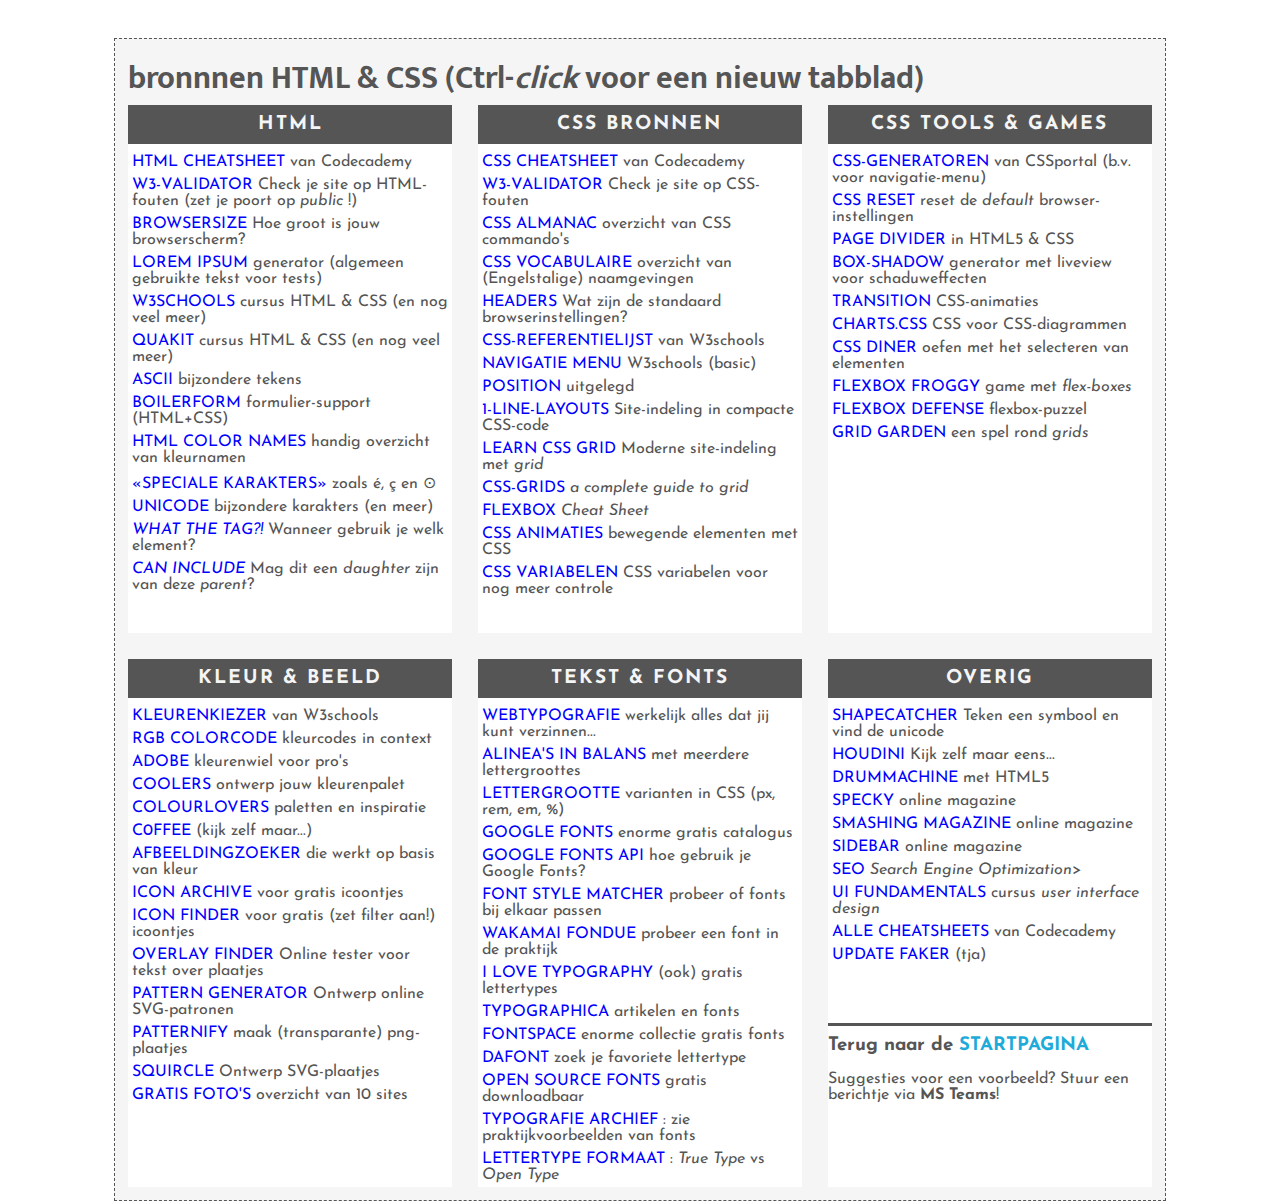
<file: bronnen/index.html>
<!DOCTYPE html>
<html lang="nl">
    <head>
        <meta charset="utf-8">
        <title>bronnen HTML & CSS</title>
        <link rel="stylesheet" href="https://fonts.googleapis.com/css?family=Mukta">
        <link rel="stylesheet" href="https://fonts.googleapis.com/css?family=Josefin+Sans">
        <link rel="stylesheet" href="bronnen.css">        
    </head>
    <body>
        <div id="container">
            <h1>bronnnen HTML & CSS (Ctrl-<em>click</em> voor een nieuw tabblad)</h1>
            <div id="grid-container">
                <div class="box a1">
                    <h2>HTML</h2>
                    <ul>
                        <!-- <li><a href=""></a> </li> -->
                        <li><a href="https://www.codecademy.com/learn/learn-html/modules/learn-html-elements/cheatsheet">HTML cheatsheet</a> van Codecademy</li>
                        <li><a href="https://validator.w3.org/nu/">W3-validator</a> Check je site op HTML-fouten (zet je poort op <em>public</em> !)</li>
                        <li><a href="https://www.webfx.com/tools/whats-my-browser-size/">browsersize</a> Hoe groot is jouw browserscherm?</li>
                        <li><a href="https://www.lipsum.com/">Lorem Ipsum</a> generator (algemeen gebruikte tekst voor tests)</li>
                        <li><a href="https://www.w3schools.com/html/default.asp">W3schools</a> cursus HTML & CSS (en nog veel meer)</li>
                        <li><a href="https://www.quackit.com/html/tutorial/">QuakIt</a> cursus HTML & CSS (en nog veel meer)</li>
                        <li><a href="https://ascii.cl/htmlcodes.htm">ASCII</a> bijzondere tekens</li>
                        <li><a href="https://boilerform.hankchizljaw.com/">Boilerform</a> formulier-support (HTML+CSS)</li>
                        <li><a href="https://htmlcolorcodes.com/color-names/">HTML color names</a> handig overzicht van kleurnamen</li>
                        <li><a href="https://dev.w3.org/html5/html-author/charref">&laquo;speciale karakters&raquo;</a> zoals &eacute;, &ccedil; en &odot;</li>
                        <li><a href="http://zuga.net/articles/">Unicode</a> bijzondere karakters (en meer)</li>
                        <li><a href="https://whatthetag.com/#/"><em>What the tag?!</em></a> Wanneer gebruik je welk element?</li>
                        <li><a href="https://caninclude.glitch.me/"><em>Can Include</em></a> Mag dit een <em>daughter</em> zijn van deze <em>parent</em>?</li>
                    </ul>
                </div>
                <div class="box b1">
                    <h2>CSS bronnen</h2>
                    <ul>
                        <li><a href="https://www.codecademy.com/learn/learn-css/modules/syntax-and-selectors/cheatsheet">CSS cheatsheet</a> van Codecademy</li>
                        <li><a href="https://jigsaw.w3.org/css-validator/">W3-validator</a> Check je site op CSS-fouten</li>
                        <li><a href="https://css-tricks.com/almanac/">CSS Almanac</a> overzicht van CSS commando's</li>
                        <li><a href="http://apps.workflower.fi/vocabs/css/en#selector">CSS vocabulaire</a> overzicht van (Engelstalige) naamgevingen</li>
                        <li><a href="http://zuga.net/articles/html-heading-elements/"> headers</a> Wat zijn de standaard browserinstellingen?</li>
                        <li><a href="https://www.w3schools.com/cssref/default.asp"> CSS-referentielijst</a> van W3schools</li>
                        <li><a href="https://www.w3schools.com/css/css_navbar.asp"> navigatie menu</a> W3schools (basic)</li>
                        <li><a href="https://www.freecodecamp.org/news/css-position-property-explained/">position</a> uitgelegd</li>
                        <li><a href="http://1linelayouts.glitch.me/">1-line-layouts</a> Site-indeling in compacte CSS-code</li>
                        <li><a href="https://learncssgrid.com/">Learn CSS Grid</a> Moderne site-indeling met <em>grid</em></li>
                        <li><a href="https://css-tricks.com/snippets/css/complete-guide-grid/">CSS-grids</a> <em>a complete guide to grid</em></li>
                        <li><a href="https://www.freecodecamp.org/news/flexbox-the-ultimate-css-flex-cheatsheet/">flexbox</a> <em>Cheat Sheet</em></li>
                        <li><a href="https://codersblock.com/blog/the-surprising-things-that-css-can-animate/">CSS animaties</a> bewegende elementen met CSS</li>
                        <li><a href="https://codersblock.com/blog/what-can-you-put-in-a-css-variable/">CSS variabelen</a> CSS variabelen voor nog meer controle</li>
                    </ul>
                </div>
                <div class="box c1">
                    <h2>CSS tools & games</h2>
                    <ul>
                        <li><a href="https://www.cssportal.com/css-generators.php">css-generatoren</a> van CSSportal (b.v. voor navigatie-menu)</li>
                        <li><a href="https://piccalil.li/blog/a-modern-css-reset/">CSS reset</a> reset de <em>default</em> browser-instellingen</li>
                        <li><a href="https://omatsuri.app/page-dividers">Page Divider</a> in HTML5 & CSS</li>
                        <li><a href="https://shadows.brumm.af/">Box-shadow</a> generator met liveview voor schaduweffecten</li>
                        <li><a href="https://www.freecodecamp.org/news/css-transition-examples/">transition</a> CSS-animaties</li>
                        <li><a href="https://chartscss.org/">Charts.css</a> CSS voor CSS-diagrammen</li>
                        <li><a href="https://flukeout.github.io/">CSS diner</a> oefen met het selecteren van elementen</li>
                        <li><a href="https://flexboxfroggy.com/#nl">Flexbox Froggy</a> game met <em>flex-boxes</em></li>
                        <li><a href="http://www.flexboxdefense.com/">Flexbox Defense</a> flexbox-puzzel</li>
                        <li><a href="https://cssgridgarden.com/#nl">Grid Garden</a> een spel rond <em>grids</em></li>
                    </ul>
                </div>
                <div class="box a2">
                    <h2>kleur & beeld</h2>
                    <ul>
                        <li><a href="https://www.w3schools.com/colors/colors_picker.asp">kleurenkiezer</a> van W3schools</li>
                        <li><a href="https://rgbcolorcode.com/">rgb colorcode</a> kleurcodes in context</li>
                        <li><a href="https://color.adobe.com/nl/create/color-wheel">Adobe</a> kleurenwiel voor pro's</li>
                        <li><a href="https://coolors.co/generate">Coolers</a> ontwerp jouw kleurenpalet</li>
                        <li><a href="https://www.colourlovers.com/">ColourLovers</a> paletten en inspiratie</li>
                        <li><a href="http://c0ffee.surge.sh/">c0ffee</a> (kijk zelf maar...)</li>
                        <li><a href="http://labs.tineye.com/">afbeeldingzoeker</a> die werkt op basis van kleur</li>
                        <li><a href="https://iconarchive.com/">Icon Archive</a> voor gratis icoontjes</li>
                        <li><a href="https://www.iconfinder.com/">Icon Finder</a> voor gratis (zet filter aan!) icoontjes</li>
                        <li><a href="https://codepen.io/yaphi1/pen/oNbEqGV">Overlay Finder</a> Online tester voor tekst over plaatjes</li>
                        <li><a href="https://notchris.net/patterns/">Pattern Generator</a> Ontwerp online SVG-patronen</li>
                        <li><a href="http://www.patternify.com/">Patternify</a> maak (transparante) png-plaatjes</li>
                        <li><a href="https://squircley.app/">Squircle</a> Ontwerp SVG-plaatjes</li>   
                        <li><a href="https://www.foleon.com/blog/best-free-business-stock-photo-websites">gratis foto's</a> overzicht van 10 sites</li>
                    </ul>
                </div>
                <div class="box b2">
                    <h2>tekst & fonts</h2>
                    <ul>
                        <li><a href="http://webtypography.net/toc/">WebTypografie</a> werkelijk alles dat jij kunt verzinnen...</li>
                        <li><a href="http://topfunky.com/baseline-rhythm-calculator/">alinea's in balans</a> met meerdere lettergroottes</li>
                        <li><a href="https://www.sitepoint.com/understanding-and-using-rem-units-in-css/">lettergrootte</a> varianten in CSS (px, rem, em, %)</li>
                        <li><a href="https://fonts.google.com/">Google Fonts</a> enorme gratis catalogus</li>
                        <li><a href="https://developers.google.com/fonts/docs/getting_started">Google Fonts API</a> hoe gebruik je Google Fonts?</li>
                        <li><a href="https://meowni.ca/font-style-matcher/">Font Style Matcher</a> probeer of fonts bij elkaar passen</li>
                        <li><a href="https://wakamaifondue.com/beta/">Wakamai Fondue</a> probeer een font in de praktijk</li>
                        <li><a href="https://fonts.ilovetypography.com/">I love typography</a> (ook) gratis lettertypes</li>
                        <li><a href="https://typographica.org/">Typographica</a> artikelen en fonts</li>
                        <li><a href="https://www.fontspace.com/">FontSpace</a> enorme collectie gratis fonts</li>
                        <li><a href="https://www.dafont.com/">DaFont</a> zoek je favoriete lettertype</li>
                        <li><a href="https://www.theleagueofmoveabletype.com/">Open Source Fonts</a> gratis downloadbaar</li>
                        <li><a href="https://fontsinuse.com/">Typografie Archief</a> : zie praktijkvoorbeelden van fonts</li>
                        <li><a href="https://www.makeuseof.com/tag/otf-vs-ttf-fonts-one-better/">lettertype formaat</a> : <em>True Type</em> vs <em>Open Type</em></li>
                    </ul>
                </div>
                <div class="box c2">
                    <h2>overig</h2>
                    <ul>
                        <li><a href="https://shapecatcher.com/">Shapecatcher</a> Teken een symbool en vind de unicode</li>
                        <li><a href="https://houdini.how/">Houdini</a> Kijk zelf maar eens...</li>
                        <li><a href="https://html5drummachine.com/virtual-drum-machine/">drummachine</a> met HTML5</li>
                        <li><a href="https://speckyboy.com/">Specky</a> online magazine</li>
                        <li><a href="https://www.smashingmagazine.com/">Smashing Magazine</a> online magazine</li>
                        <li><a href="https://sidebar.io/">SideBar</a> online magazine</li>
                        <li><a href="https://www.smashingmagazine.com/smashing-guide-search-engine-optimization/">SEO</a> <em>Search Engine Optimization</em>></li>
                        <li><a href="https://www.freecodecamp.org/news/learn-ui-design-fundamentals-with-this-free-one-hour-course/">UI fundamentals</a> cursus <em>user interface design</em></li>
                        <li><a href="https://www.codecademy.com/resources/cheatsheets/all">alle cheatsheets</a> van Codecademy</li>
                        <li><a href="https://updatefaker.com/windows10/BSOD.html">Update Faker</a> (tja)</li>
                    </ul>
                    <h3>Terug naar de <a href="../index.html">startpagina</a></h3>
                    <p>
                        Suggesties voor een voorbeeld? Stuur een berichtje via <strong>MS Teams</strong>!
                    </p>
                </div>
            </div>
        </div>
    </body>
</html>
</file>
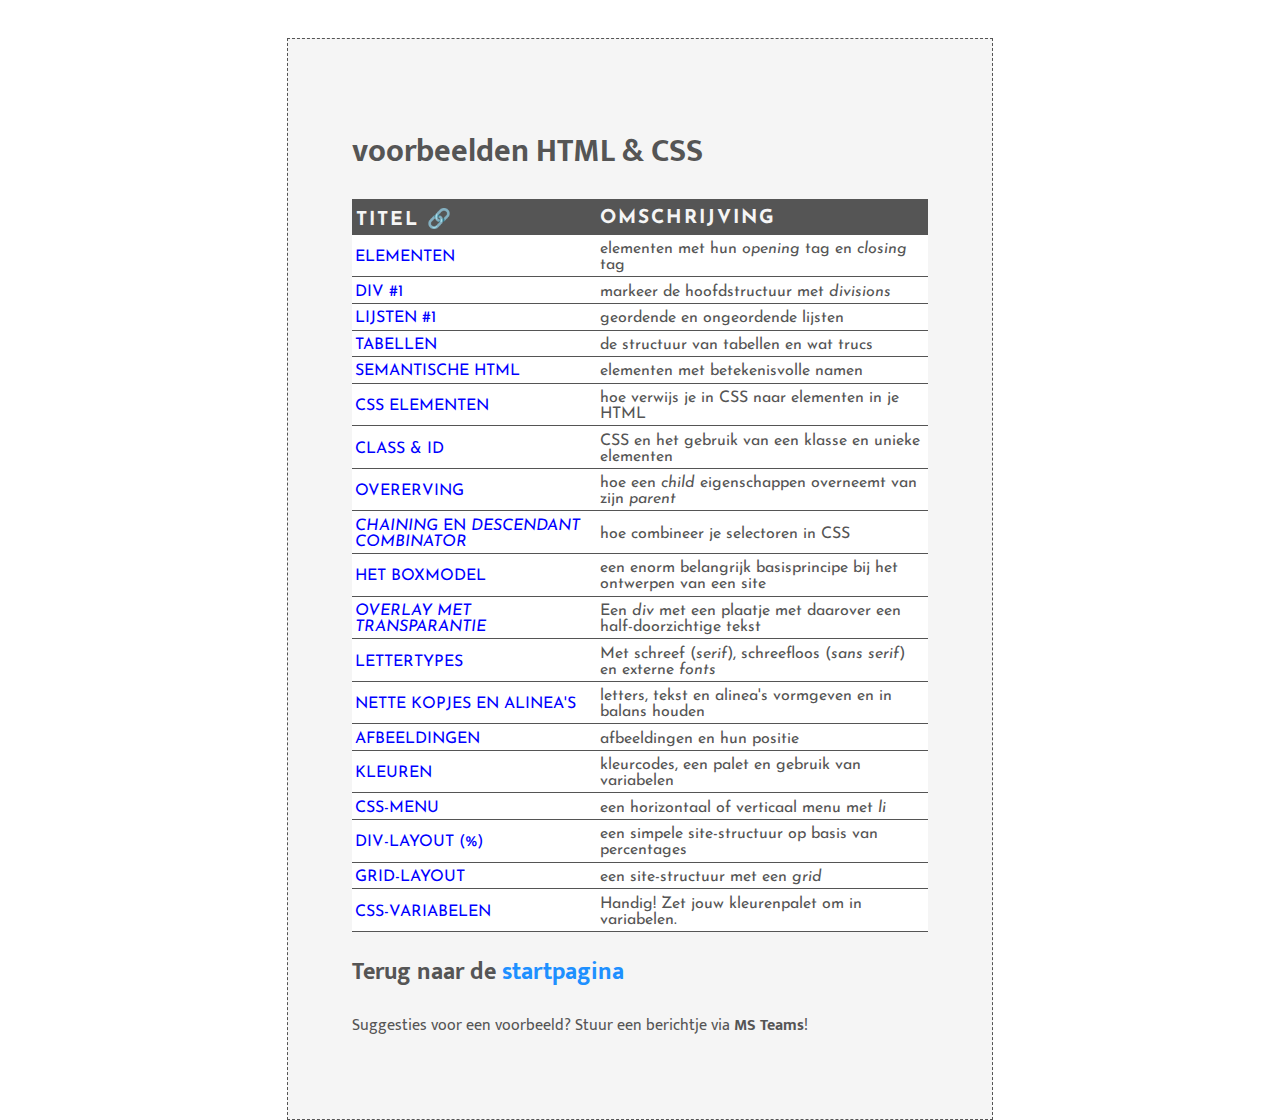
<file: voorbeeldenVanVNR/index.html>
<!DOCTYPE html>
<html lang="nl">
    <head>
        <meta charset="utf-8">
        <title>voorbeelden HTML&CSS</title>
        <link rel="stylesheet" href="https://fonts.googleapis.com/css?family=Mukta">
        <link rel="stylesheet" href="https://fonts.googleapis.com/css?family=Josefin+Sans">
        <link rel="stylesheet" href="css/vb.css">
    </head>
    <body>
        <div id="container">
            <h1>voorbeelden HTML & CSS</h1>
            <table>
              <thead>
                  <tr>
                      <th>titel &#128279;</th>
                      <th>omschrijving</th>
                  </tr>
              </thead>
              <tbody>
                  <tr>
                      <td><a href="elementen/elementen.html" target="_blank">elementen</a></td>
                      <td>elementen met hun <em>opening</em> tag en <em>closing</em> tag</td>
                  </tr>
                  <tr>
                      <td><a href="div1/div1.html" target="_blank">div #1</a></td>
                      <td>markeer de hoofdstructuur met <em>divisions</em></td>
                  </tr>
                  <tr>
                    <td><a href="lijst1/lijst1.html" target="_blank">lijsten #1</a></td>
                    <td>geordende en ongeordende lijsten</td>
                </tr>
                  <tr>
                      <td><a href="tabellen/tabellen.html" target="_blank">tabellen</a></td>
                      <td>de structuur van tabellen en wat trucs</td>
                  </tr>
                  <tr>
                    <td><a href="semantisch/semantisch.html" target="_blank">semantische HTML</a></td>
                    <td>elementen met betekenisvolle namen</td>
                  </tr>
                  <tr>
                    <td><a href="css1/css1.html" target="_blank">CSS elementen</a></td>
                    <td>hoe verwijs je in CSS naar elementen in je HTML</td>
                </tr>
                  <tr>
                    <td><a href="classID/classID.html" target="_blank">class & ID</a></td>
                    <td>CSS en het gebruik van een klasse en unieke elementen</td>
                </tr>
                <tr>
                    <td><a href="overerving/overerving.html" target="_blank">overerving</a></td>
                    <td>hoe een <em>child</em> eigenschappen overneemt van zijn <em>parent</em></td>
                </tr>
                <tr>
                    <td><a href="combi/combi.html" target="_blank"><em>chaining</em> en <em>descendant combinator</em></a></td>
                    <td>hoe combineer je selectoren in CSS</td>
                </tr>
                <tr>
                    <td><a href="boxmodel/boxmodel.html" target="_blank">het boxmodel</a></td>
                    <td>een enorm belangrijk basisprincipe bij het ontwerpen van een site</td>
                </tr>
                <tr>
                    <td><a href="overlay/overlay.html" target="_blank"><em>overlay</em> <em>met transparantie</em></a></td>
                    <td>Een <em>div</em> met een plaatje met daarover een half-doorzichtige tekst</td>
                </tr>
                <tr>
                    <td><a href="fonts/fonts.html" target="_blank">lettertypes</a></td>
                    <td>Met schreef (<em>serif</em>), schreefloos (<em>sans serif</em>) en externe <em>fonts</em></td>
                </tr>
                <tr>
                    <td><a href="tekst/tekst.html" target="_blank">nette kopjes en alinea's</a></td>
                    <td>letters, tekst en alinea's vormgeven en in balans houden</td>
                </tr>
                <tr>
                    <td><a href="afbeeldingen/afbeeldingen.html" target="_blank">afbeeldingen</a></td>
                    <td>afbeeldingen en hun positie</td>
                </tr>
                <tr>
                    <td><a href="kleur/kleur.html" target="_blank">kleuren</a></td>
                    <td>kleurcodes, een palet en gebruik van variabelen</td>
                </tr>
                <tr>
                    <td><a href="menu/menu.html" target="_blank">CSS-menu</a></td>
                    <td>een horizontaal of verticaal menu met <em>li</em></td>
                </tr>
                <tr>
                    <td><a href="divontwerp/divontwerp.html" target="_blank">div-layout (%)</a></td>
                    <td>een simpele site-structuur op basis van percentages</td>
                </tr>
                <tr>
                    <td><a href="grid/grid.html" target="_blank">grid-layout</a></td>
                    <td>een site-structuur met een <em>grid</em></td>
                </tr>
                <tr>
                    <td><a href="variabelen/variabelen.html" target="_blank">CSS-variabelen</a></td>
                    <td>Handig! Zet jouw kleurenpalet om in variabelen.</td>
                </tr>
               </tbody>
          </table>
          <h2>Terug naar de <a href="../index.html">startpagina</a></h2>
          <p>
              Suggesties voor een voorbeeld? Stuur een berichtje via <strong>MS Teams</strong>!
          </p>
        </div>
    </body>
</html>
</file>
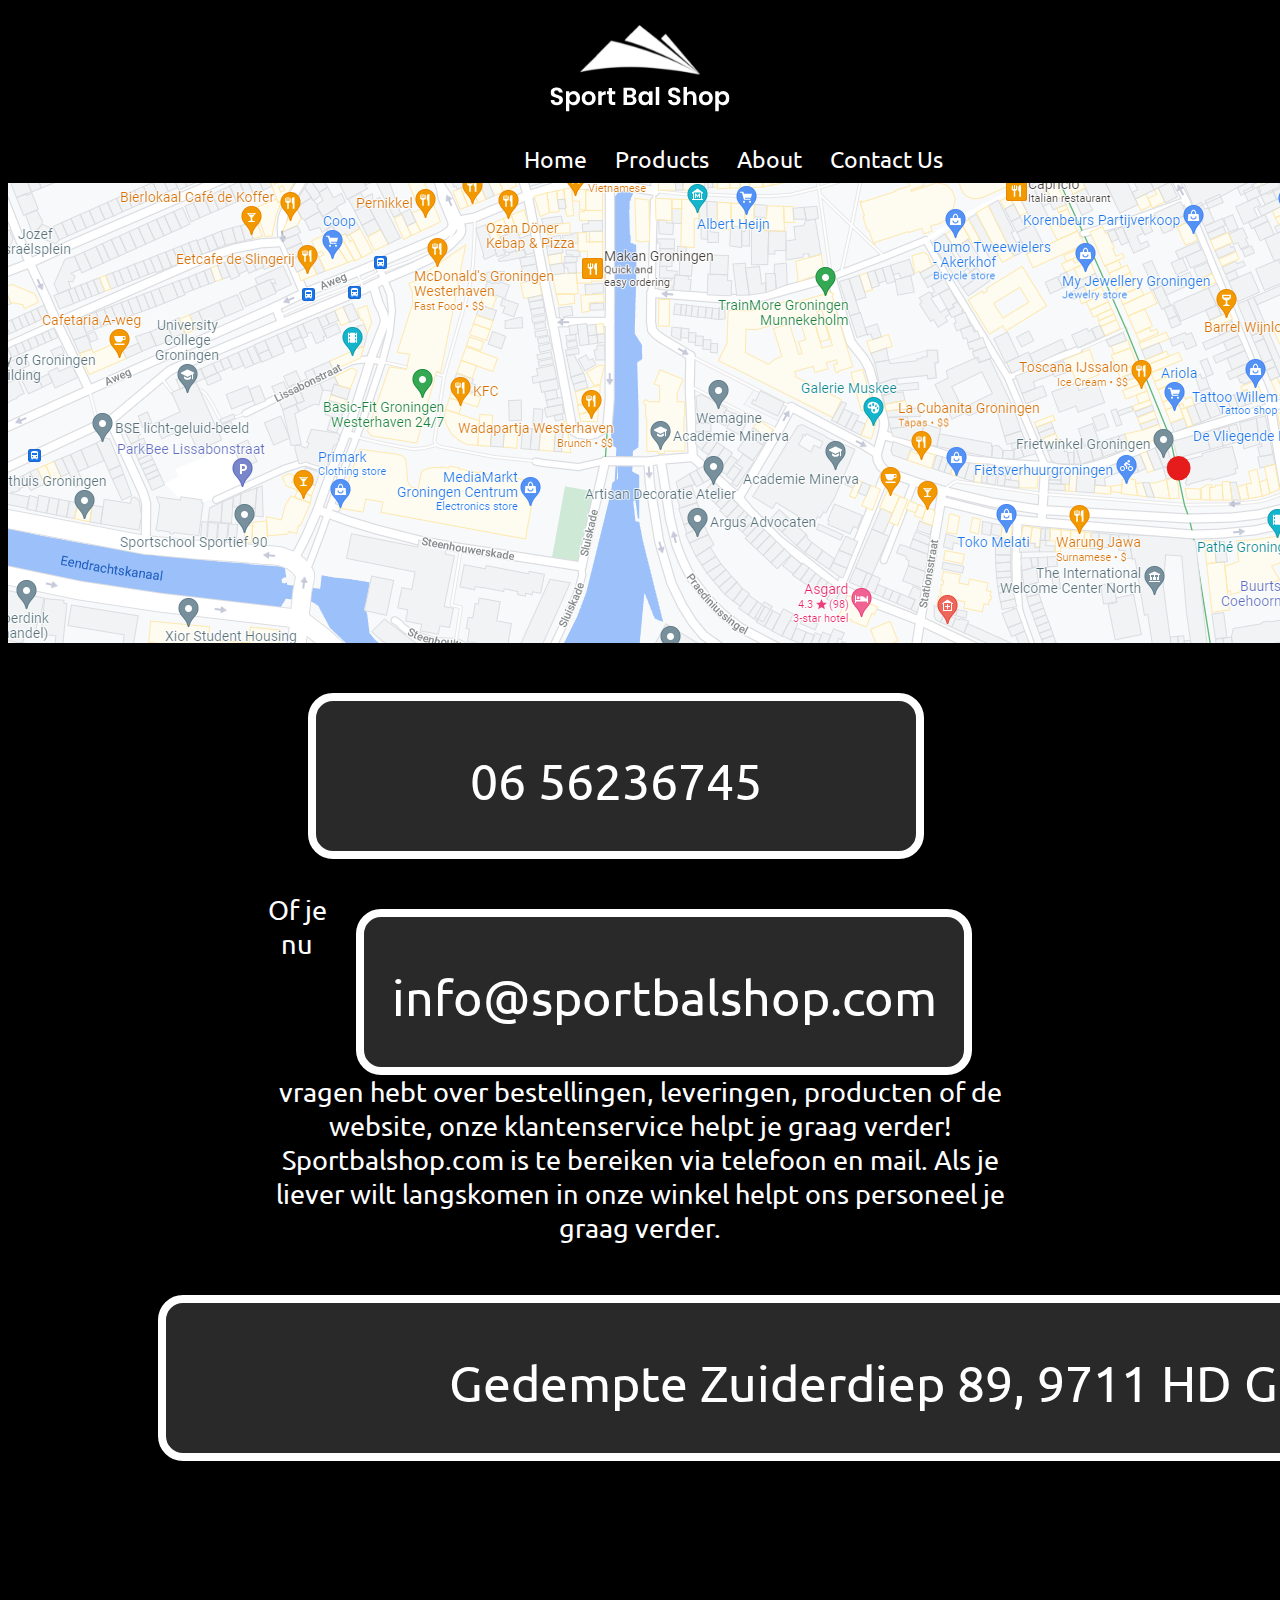
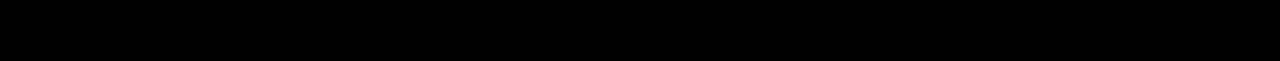
<file: PO/contact.html>
<!DOCTYPE html>
<html lang="nl">
    <head>
        <meta charset="utf-8">
        <title>Contact</title>
        <link href="https://fonts.googleapis.com/css2?family=Bebas+Neue&family=Roboto:wght@300&display=swap" rel="stylesheet">
        <link rel="stylesheet" href="css/vormgeving.css">
        <link href="https://fonts.googleapis.com/css2?family=Ubuntu:ital,wght@0,500;1,500&display=swap" rel="stylesheet">
        <link rel="shortcut icon" type="image/jpg" href="images/logo.png"/>
    </head>
    <body>
        <div id="menubackground"> <!--hiermee kan ik het menu aanspreken in het css-->

         
          <a href='index.html'><img src="images/logo.png" alt=logo></a>
          



            <nav id='menu'>
            <input type='checkbox' id='responsive-menu' onclick='updatemenu()'><label></label>
            <ul>
              <li><a href='index.html'>Home</a></li>
              <li><a  href='products.html'>Products</a>
                
              </li>
              <li><a href='about.html'>About</a></li>
              <li><a href='contact.html'>Contact Us</a></li>
            </ul>
          </nav>
        </div>

      

        <div id="Kaart"> <!-- hiermee kan ik het plaatje van google maps aanspreken en er een width aan geven-->
        <img src="images/KAART.png" alt="kaart" >
      </div>
      

      <div class="contact1"> <!-- hiermee kan ik de telefoon nummer een mooie doosje erom heen geven en verschillende eigenschappen veranderen-->
      <p>
        06 56236745
      </p>
    </div>

    <div class="contact2"> <!--Hiermee spreek ik de email aan en kan ik er een doos omheen maken en bijvoorbeeld ook de font groter maken-->
      <p>
        info@sportbalshop.com
      </p>
    </div>

<p id=lol>
  
  Of je nu vragen hebt over bestellingen, leveringen, producten of de website, onze klantenservice helpt je graag verder! Sportbalshop.com is te bereiken via telefoon en mail. Als je liever wilt langskomen in onze winkel helpt ons personeel je graag verder. 
</p>
<div class="contact3"> <!--Hiermee kan ik het adress een doosje geven en verschillende dingen veranderen zoals de font size-->
  <p>
    Gedempte Zuiderdiep 89, 9711 HD Groningen
  </p>
</div>

      </body>
</file>
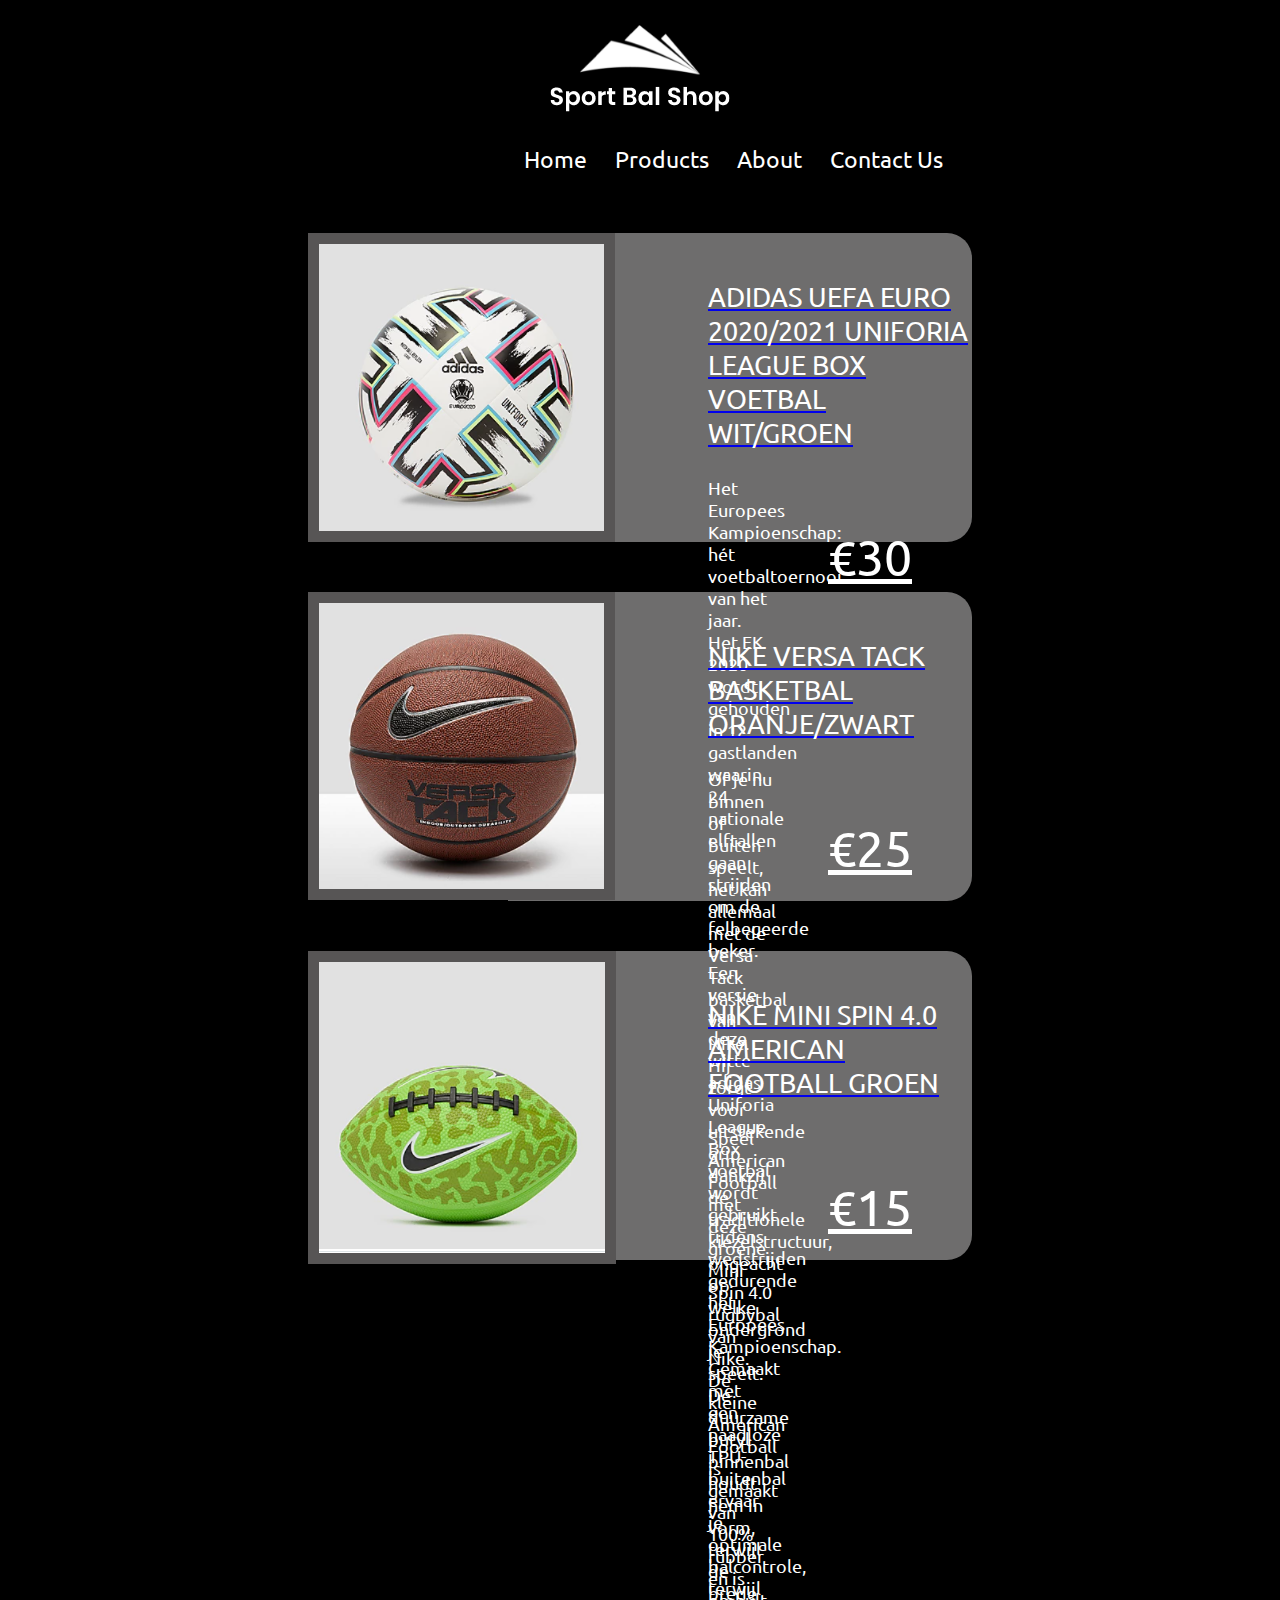
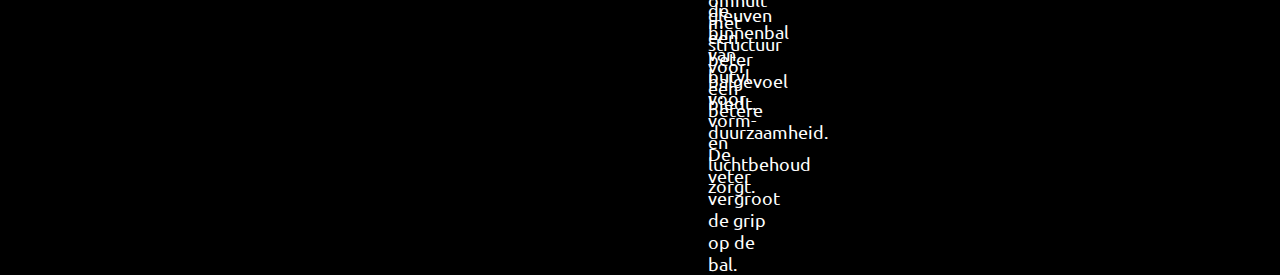
<file: PO/products.html>
<!DOCTYPE html>
<html lang="nl">
    <head>
        <meta charset="utf-8">
        <title>Products</title>
        <link href="https://fonts.googleapis.com/css2?family=Bebas+Neue&family=Roboto:wght@300&display=swap" rel="stylesheet">
        <link rel="stylesheet" href="css/vormgeving.css">
        <link href="https://fonts.googleapis.com/css2?family=Ubuntu:ital,wght@0,500;1,500&display=swap" rel="stylesheet">
        <link rel="shortcut icon" type="image/jpg" href="images/logo.png"/>
    </head>
    <body>
        <div id="menubackground"> <!--hiermee kan ik het menu aanspreken in de css-->

         
          <a href='index.html'><img src="images/logo.png" alt=logo></a>
         

            <nav id='menu'>
            <input type='checkbox' id='responsive-menu' onclick='updatemenu()'><label></label>
            <ul>
              <li><a href='index.html'>Home</a></li>
              <li><a  href='products.html'>Products</a></li>
              <li><a href='about.html'>About</a></li>
              <li><a href='contact.html'>Contact Us</a></li>
            </ul>
          </nav>
        </div>

        <div class="voetbal"> <!--hiermee kan ik in de css de box om het plaatje voetbal customizen-->
<img src="images/Voebtal.png" alt="voetbal" >
      </div>
      <div class="voetbaltekst"> <!--hiermee kan ik de tekst naast het plaatje van voetbal customizen-->
      <a href="https://www.aktiesport.nl/product/wit-adidas-uefa-euro-20202021-uniforia-league-box-voetbal-witgroen/16125997_aktiesport/"><p>ADIDAS UEFA EURO 2020/2021 UNIFORIA LEAGUE BOX VOETBAL WIT/GROEN  </p></a> <p id="prijs"> <u>€30</u></p>
      
      <p id="voetbaltekst2">
        Het Europees Kampioenschap: hét voetbaltoernooi van het jaar. Het EK 2020 wordt gehouden in 12 gastlanden waarin 24 nationale elftallen gaan strijden om de felbegeerde beker. Een versie van deze witte adidas Uniforia League Box voetbal wordt gebruikt tijdens wedstrijden gedurende het Europees Kampioenschap. Gemaakt met een naadloze TPU-buitenbal ervaar je optimale balcontrole, terwijl de binnenbal van butyl voor vorm- en luchtbehoud zorgt.</p>
         </div>




         <div class="voetbal"> <!--dit is voor de css van het plaatje van de basketbal-->
          <img src="images/basketballl.png" alt="voetbal" >
                </div>
                
                <div class="voetbaltekst"> <!--dit is voor de css van de tekst naast het plaatje van de basketbal--> 
                <a href="https://www.aktiesport.nl/product/oranje-nike-versa-tack-basketbal-oranjezwart/16081512_aktiesport/"> <p>NIKE VERSA TACK BASKETBAL ORANJE/ZWART</p></a> <p id="prijs"> <u>€25</u></p>
                
                <p id="voetbaltekst2">
                  Of je nu binnen of buiten speelt, het kan allemaal met de Versa Tack basketbal van Nike. Hij zorgt voor uitstekende grip dankzij de traditionele kiezelstructuur, ongeacht op welke ondergrond je speelt. De duurzame butyl binnenbal houdt hem in vorm, terwijl de brede gleuven een beter balgevoel biedt.</p>
                   </div>




                   <div class="voetbal"> <!--dit is voor het plaatje van de rugby bal voor de css-->
                    <img src="images/rugby.png" alt="voetbal" >
                          </div>
                          <div class="voetbaltekst"> <!--dit is voor de css van de tekst naast de rugby bal plaatje-->
                          <a href="https://www.aktiesport.nl/product/groen-nike-mini-spin-40-american-football-groen/16086163_aktiesport/"><p>NIKE MINI SPIN 4.0 AMERICAN FOOTBALL GROEN </p></a> <p id="prijs"> <u>€15</u></p>
                          
                          <p id="voetbaltekst2">
                            Speel American Football met deze groene Mini Spin 4.0 rugbybal van Nike. De kleine American Football is gemaakt van 100% rubber en is omhult met structuur voor een betere duurzaamheid. De veter vergroot de grip op de bal.</p>
                             </div>

                        
                       

     



        </body>
</file>
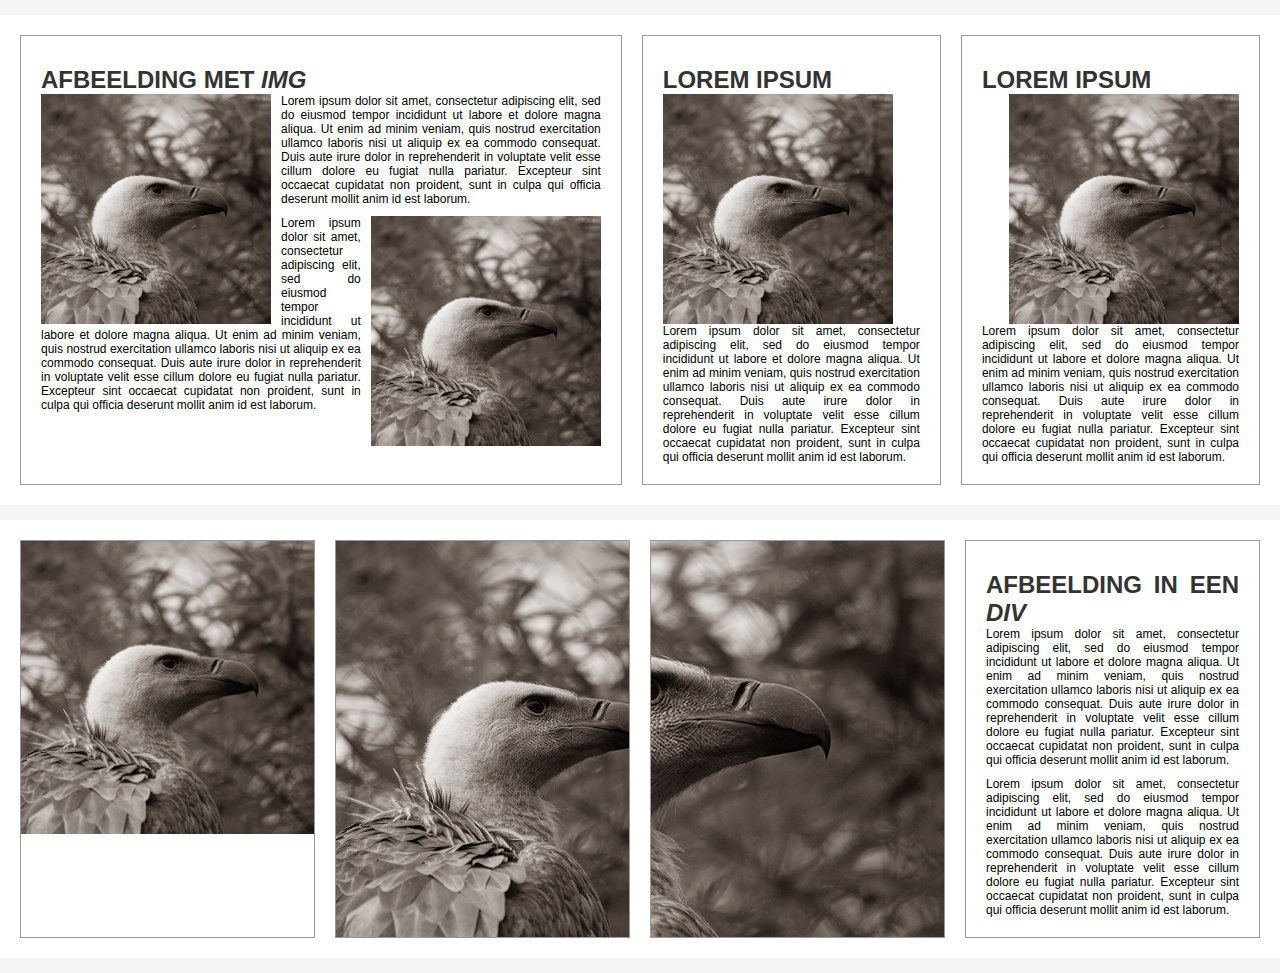
<file: voorbeeldenVanVNR/afbeeldingen/afbeeldingen.html>
<!DOCTYPE html>
<html lang="zxx">
    <head>
        <meta charset="utf-8">
        <title>afbeeldingen</title>
            <link rel="stylesheet" href="afbeeldingen.css">
    </head>
    <body>
        <div class="container">
            <div class="double">
                <h1>afbeelding met <em>img</em></h1>
                <img class="vogelplaatjeLinks" src="vogel.jpg" alt="roofvogel" />
                <p>
                    Lorem ipsum dolor sit amet, consectetur adipiscing elit, sed do eiusmod tempor incididunt ut labore et dolore magna aliqua. Ut enim ad minim veniam, quis nostrud exercitation ullamco laboris nisi ut aliquip ex ea commodo consequat. Duis aute irure dolor in reprehenderit in voluptate velit esse cillum dolore eu fugiat nulla pariatur. Excepteur sint occaecat cupidatat non proident, sunt in culpa qui officia deserunt mollit anim id est laborum.
                </p>
                <img class="vogelplaatjeRechts" src="vogel.jpg" alt="roofvogel" />
                <p>
                    Lorem ipsum dolor sit amet, consectetur adipiscing elit, sed do eiusmod tempor incididunt ut labore et dolore magna aliqua. Ut enim ad minim veniam, quis nostrud exercitation ullamco laboris nisi ut aliquip ex ea commodo consequat. Duis aute irure dolor in reprehenderit in voluptate velit esse cillum dolore eu fugiat nulla pariatur. Excepteur sint occaecat cupidatat non proident, sunt in culpa qui officia deserunt mollit anim id est laborum.
                </p>
            </div>
            <div class="box">
                <h1>lorem ipsum</h1>
                <img class="vogelplaatjeLinks" src="vogel.jpg" alt="roofvogel" />
                <p>
                    Lorem ipsum dolor sit amet, consectetur adipiscing elit, sed do eiusmod tempor incididunt ut labore et dolore magna aliqua. Ut enim ad minim veniam, quis nostrud exercitation ullamco laboris nisi ut aliquip ex ea commodo consequat. Duis aute irure dolor in reprehenderit in voluptate velit esse cillum dolore eu fugiat nulla pariatur. Excepteur sint occaecat cupidatat non proident, sunt in culpa qui officia deserunt mollit anim id est laborum.
                </p>
            </div>
            <div class="box">
                <h1>lorem ipsum</h1>
                <img class="vogelplaatjeRechts" src="vogel.jpg" alt="roofvogel" />
                <p>
                    Lorem ipsum dolor sit amet, consectetur adipiscing elit, sed do eiusmod tempor incididunt ut labore et dolore magna aliqua. Ut enim ad minim veniam, quis nostrud exercitation ullamco laboris nisi ut aliquip ex ea commodo consequat. Duis aute irure dolor in reprehenderit in voluptate velit esse cillum dolore eu fugiat nulla pariatur. Excepteur sint occaecat cupidatat non proident, sunt in culpa qui officia deserunt mollit anim id est laborum.
                </p>
            </div>
        </div>

        <div class="container">
            <div class="box fotodiv L">
            </div>
            <div class="box fotodiv M">
            </div>
            <div class="box fotodiv R">
            </div>
            <div class="box">
                <h1>afbeelding in een <em>div</em></h1>
                <p>
                    Lorem ipsum dolor sit amet, consectetur adipiscing elit, sed do eiusmod tempor incididunt ut labore et dolore magna aliqua. Ut enim ad minim veniam, quis nostrud exercitation ullamco laboris nisi ut aliquip ex ea commodo consequat. Duis aute irure dolor in reprehenderit in voluptate velit esse cillum dolore eu fugiat nulla pariatur. Excepteur sint occaecat cupidatat non proident, sunt in culpa qui officia deserunt mollit anim id est laborum.
                </p>
                <p>
                    Lorem ipsum dolor sit amet, consectetur adipiscing elit, sed do eiusmod tempor incididunt ut labore et dolore magna aliqua. Ut enim ad minim veniam, quis nostrud exercitation ullamco laboris nisi ut aliquip ex ea commodo consequat. Duis aute irure dolor in reprehenderit in voluptate velit esse cillum dolore eu fugiat nulla pariatur. Excepteur sint occaecat cupidatat non proident, sunt in culpa qui officia deserunt mollit anim id est laborum.
                </p>
            </div>
        </div>
    </body>
</html>
</file>
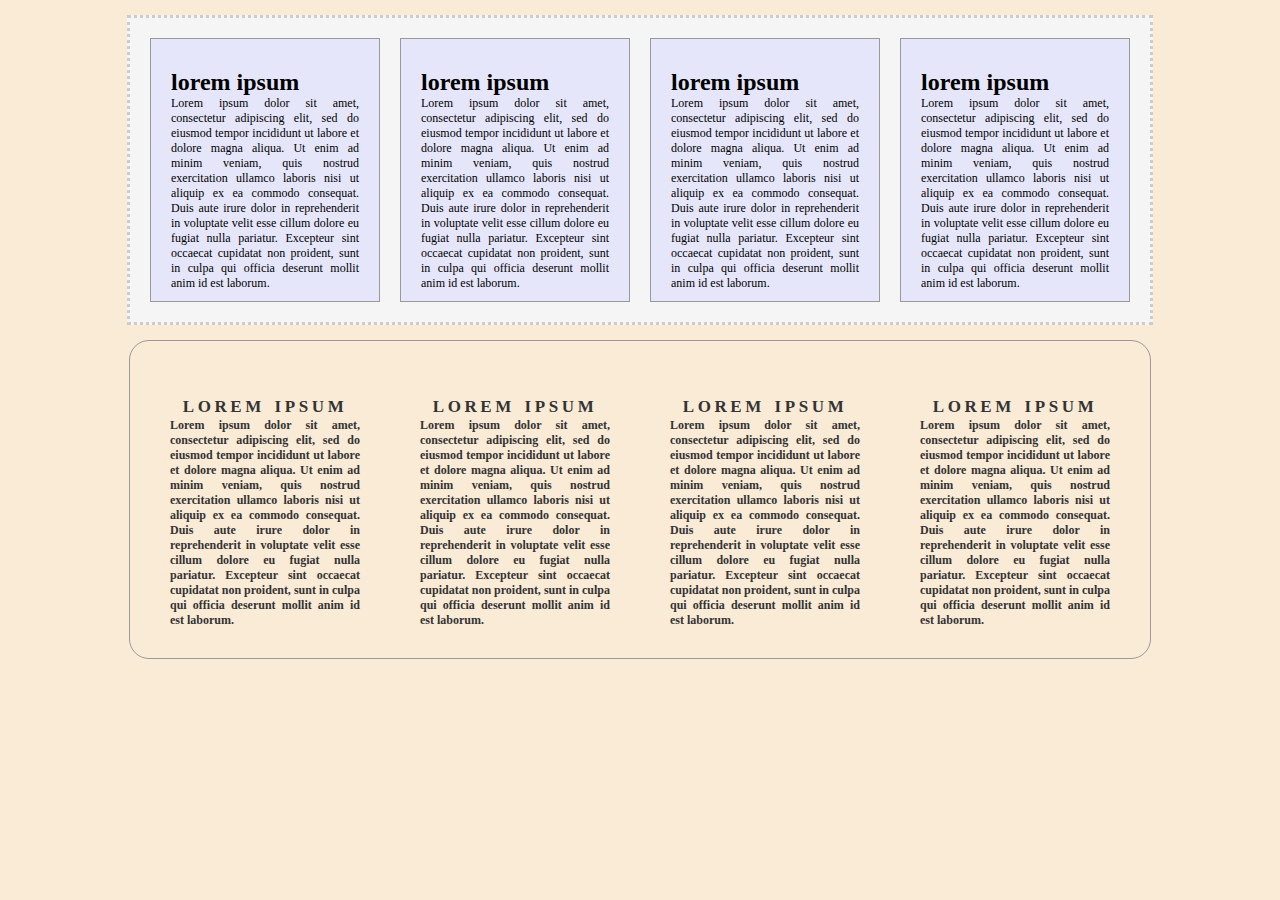
<file: voorbeeldenVanVNR/boxmodel/boxmodel.html>
<!DOCTYPE html>
<html lang="zxx">
    <head>
        <meta charset="utf-8">
        <title>boxmodel</title>
            <link rel="stylesheet" href="boxmodel.css">
    </head>
    <body>
        <div class="container">
            <div class="box">
                <h1>lorem ipsum</h1>
                <p>
                    Lorem ipsum dolor sit amet, consectetur adipiscing elit, sed do eiusmod tempor incididunt ut labore et dolore magna aliqua. Ut enim ad minim veniam, quis nostrud exercitation ullamco laboris nisi ut aliquip ex ea commodo consequat. Duis aute irure dolor in reprehenderit in voluptate velit esse cillum dolore eu fugiat nulla pariatur. Excepteur sint occaecat cupidatat non proident, sunt in culpa qui officia deserunt mollit anim id est laborum.
                </p>
            </div>
            <div class="box">
                <h1>lorem ipsum</h1>
                <p>
                    Lorem ipsum dolor sit amet, consectetur adipiscing elit, sed do eiusmod tempor incididunt ut labore et dolore magna aliqua. Ut enim ad minim veniam, quis nostrud exercitation ullamco laboris nisi ut aliquip ex ea commodo consequat. Duis aute irure dolor in reprehenderit in voluptate velit esse cillum dolore eu fugiat nulla pariatur. Excepteur sint occaecat cupidatat non proident, sunt in culpa qui officia deserunt mollit anim id est laborum.
                </p>
            </div>
            <div class="box">
                <h1>lorem ipsum</h1>
                <p>
                    Lorem ipsum dolor sit amet, consectetur adipiscing elit, sed do eiusmod tempor incididunt ut labore et dolore magna aliqua. Ut enim ad minim veniam, quis nostrud exercitation ullamco laboris nisi ut aliquip ex ea commodo consequat. Duis aute irure dolor in reprehenderit in voluptate velit esse cillum dolore eu fugiat nulla pariatur. Excepteur sint occaecat cupidatat non proident, sunt in culpa qui officia deserunt mollit anim id est laborum.
                </p>
            </div>
            <div class="box">
                <h1>lorem ipsum</h1>
                <p>
                    Lorem ipsum dolor sit amet, consectetur adipiscing elit, sed do eiusmod tempor incididunt ut labore et dolore magna aliqua. Ut enim ad minim veniam, quis nostrud exercitation ullamco laboris nisi ut aliquip ex ea commodo consequat. Duis aute irure dolor in reprehenderit in voluptate velit esse cillum dolore eu fugiat nulla pariatur. Excepteur sint occaecat cupidatat non proident, sunt in culpa qui officia deserunt mollit anim id est laborum.
                </p>
            </div>
        </div>

        <div class="container onder">
            <div class="box">
                <h1>lorem ipsum</h1>
                <p>
                    Lorem ipsum dolor sit amet, consectetur adipiscing elit, sed do eiusmod tempor incididunt ut labore et dolore magna aliqua. Ut enim ad minim veniam, quis nostrud exercitation ullamco laboris nisi ut aliquip ex ea commodo consequat. Duis aute irure dolor in reprehenderit in voluptate velit esse cillum dolore eu fugiat nulla pariatur. Excepteur sint occaecat cupidatat non proident, sunt in culpa qui officia deserunt mollit anim id est laborum.
                </p>
            </div>
            <div class="box">
                <h1>lorem ipsum</h1>
                <p>
                    Lorem ipsum dolor sit amet, consectetur adipiscing elit, sed do eiusmod tempor incididunt ut labore et dolore magna aliqua. Ut enim ad minim veniam, quis nostrud exercitation ullamco laboris nisi ut aliquip ex ea commodo consequat. Duis aute irure dolor in reprehenderit in voluptate velit esse cillum dolore eu fugiat nulla pariatur. Excepteur sint occaecat cupidatat non proident, sunt in culpa qui officia deserunt mollit anim id est laborum.
                </p>
            </div>
            <div class="box">
                <h1>lorem ipsum</h1>
                <p>
                    Lorem ipsum dolor sit amet, consectetur adipiscing elit, sed do eiusmod tempor incididunt ut labore et dolore magna aliqua. Ut enim ad minim veniam, quis nostrud exercitation ullamco laboris nisi ut aliquip ex ea commodo consequat. Duis aute irure dolor in reprehenderit in voluptate velit esse cillum dolore eu fugiat nulla pariatur. Excepteur sint occaecat cupidatat non proident, sunt in culpa qui officia deserunt mollit anim id est laborum.
                </p>
            </div>
            <div class="box">
                <h1>lorem ipsum</h1>
                <p>
                    Lorem ipsum dolor sit amet, consectetur adipiscing elit, sed do eiusmod tempor incididunt ut labore et dolore magna aliqua. Ut enim ad minim veniam, quis nostrud exercitation ullamco laboris nisi ut aliquip ex ea commodo consequat. Duis aute irure dolor in reprehenderit in voluptate velit esse cillum dolore eu fugiat nulla pariatur. Excepteur sint occaecat cupidatat non proident, sunt in culpa qui officia deserunt mollit anim id est laborum.
                </p>
            </div>
        </div>
    </body>
</html>
</file>
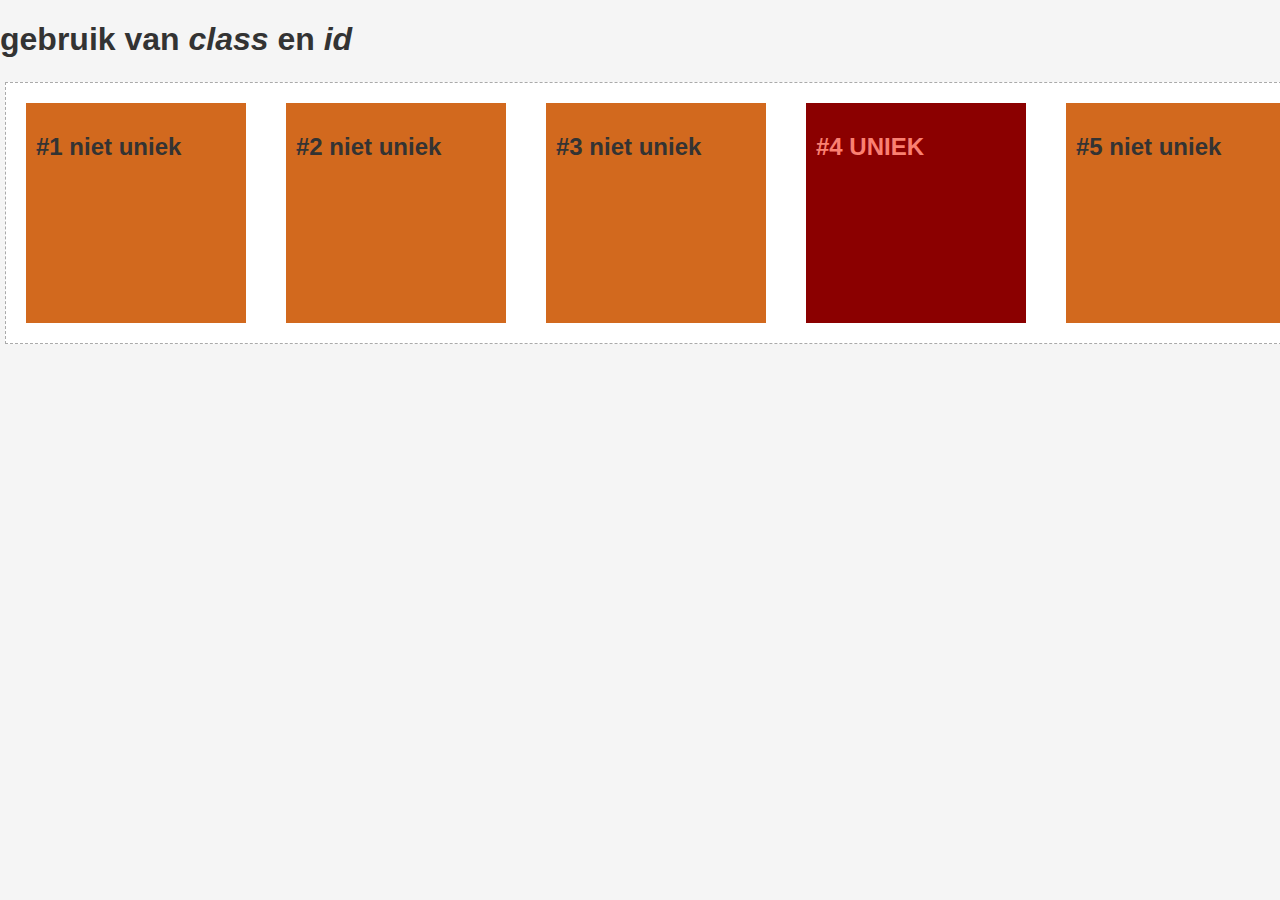
<file: voorbeeldenVanVNR/classID/classID.html>
<!DOCTYPE html>
<html lang="nl">
    <head>
        <meta charset="utf-8">
        <title>class & ID</title>
            <link rel="stylesheet" href="classID.css">
    </head>
    <body>
        <h1>gebruik van <em>class</em> en <em>id</em></h1>
        <div id="container">

            <div class="vierkant">
                <h2>#1 niet uniek</h2>
            </div>
            <div class="vierkant">
                <h2>#2 niet uniek</h2>
            </div>
            <div class="vierkant">
                <h2>#3 niet uniek</h2>                
            </div>
            <div class="vierkant" id="uniek">
                <h2>#4 uniek</h2>                
            </div>
            <div class="vierkant">
                <h2>#5 niet uniek</h2>                
            </div>
            
        </div>
    </body>
</html>
</file>
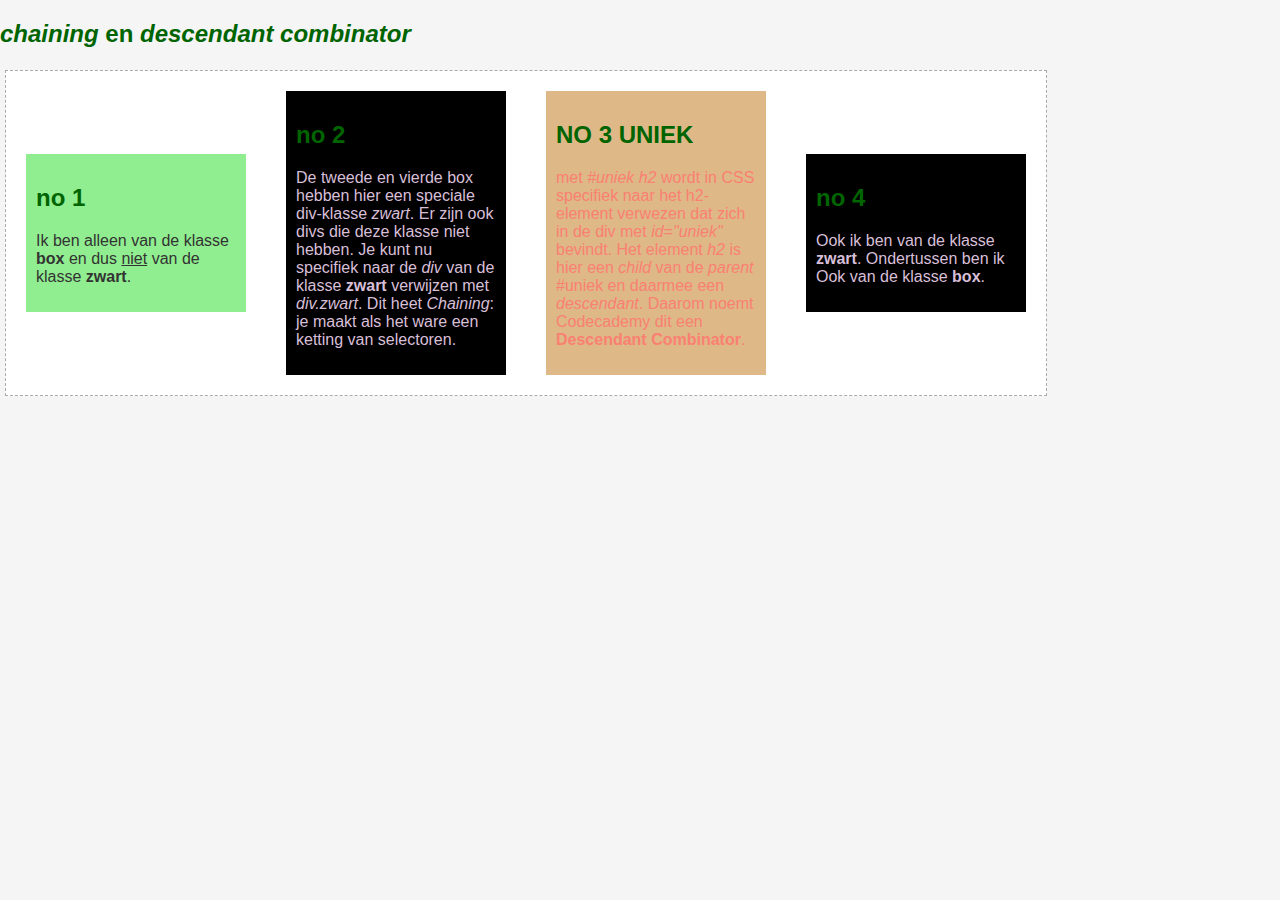
<file: voorbeeldenVanVNR/combi/combi.html>
<!DOCTYPE html>
<html lang="nl">
    <head>
        <meta charset="utf-8">
        <title>selectie van combinaties</title>
            <link rel="stylesheet" href="combi.css">
    </head>
    <body>
        <h2><em>chaining</em> en <em>descendant combinator</em></h2>
        <div id="container">
            <div class="box">
                <h2> no 1</h2>
                <p>
                    Ik ben alleen van de klasse <strong>box</strong> en dus <u>niet</u> van de klasse <strong>zwart</strong>.
                </p>
            </div>
            <div class="box zwart">
                <h2>no 2</h2>
                <p>
                    De tweede en vierde box hebben hier een speciale div-klasse <em>zwart</em>. Er zijn
                    ook divs die deze klasse niet hebben. Je kunt nu specifiek naar de <em>div</em>
                    van de klasse <strong>zwart</strong> verwijzen met <em>div.zwart</em>.
                    Dit heet <em>Chaining</em>: je maakt als het ware een ketting van selectoren.
                </p>
            </div>
            <div class="box" id="uniek">
                <h2>no 3 uniek</h2>   
                <p>
                    met <em>#uniek h2</em> wordt in CSS specifiek naar het h2-element verwezen dat
                    zich in de div met <em>id="uniek"</em> bevindt. Het element <em>h2</em> is hier
                    een <em>child</em> van de <em>parent</em> #uniek en daarmee een <em>descendant</em>.
                    Daarom noemt Codecademy dit een <strong>Descendant Combinator</strong>.
                </p>             
            </div>
            <div class="box zwart">
                <h2>no 4</h2>     
                <p>
                    Ook ik ben van de klasse <strong>zwart</strong>. Ondertussen ben ik Ook
                    van de klasse <strong>box</strong>.
                </p>           
            </div>
        </div>
    </body>
</html>
</file>
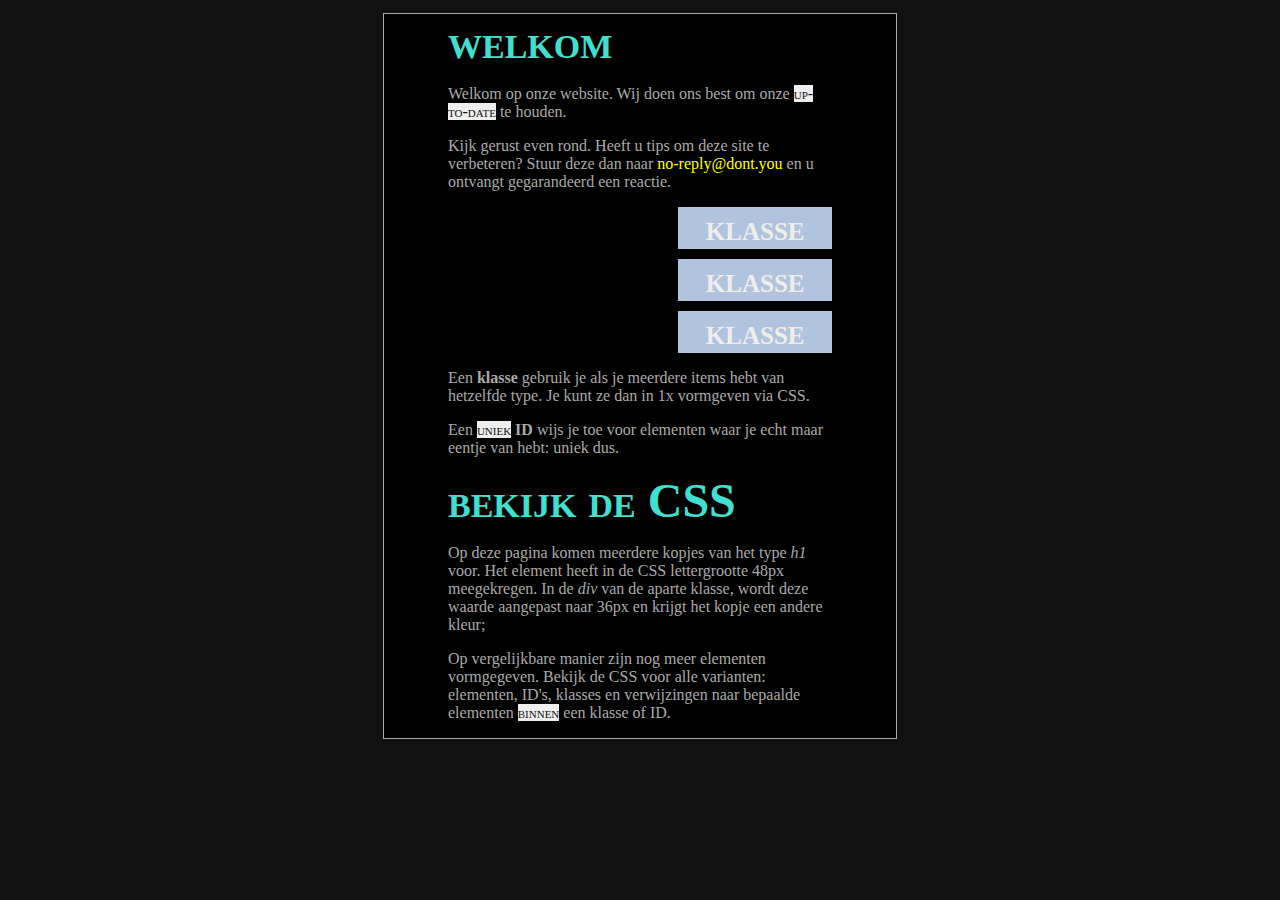
<file: voorbeeldenVanVNR/css1/css1.html>
<!DOCTYPE html>
<html lang="nl">
    <head>
        <meta charset="utf-8">
        <title>basis CSS</title>
        
            <link rel="stylesheet" href="css1.css">
        
    </head>
    <body>
        <div id="container">
            <h1>welkom</h1>
            <p>
               Welkom op onze website. Wij doen ons best om
               onze <span>up-to-date</span> te houden.
            </p>
            <p>
                Kijk gerust even rond. Heeft u tips om deze site te verbeteren?
                Stuur deze dan naar <a href="#">no-reply@dont.you</a> en u ontvangt gegarandeerd een reactie.
             </p>
             <div class="meerdaneen">
                 <h1>klasse</h1>
             </div>
             <div class="meerdaneen">
                <h1>klasse</h1>
            </div>
            <div class="meerdaneen">
                <h1>klasse</h1>
            </div>
            <p>
                Een <strong>klasse</strong> gebruik je als je meerdere items hebt van hetzelfde type.
                Je kunt ze dan in 1x vormgeven via CSS.
            </p>
            <p>
                Een <span>uniek</span> <strong>ID</strong> wijs je toe voor elementen waar je echt
                maar eentje van hebt: uniek dus.
            </p>
            <h1>bekijk de CSS</h1>
            <p>
                Op deze pagina komen meerdere kopjes van het type <em>h1</em> voor.
                Het element heeft in de CSS lettergrootte 48px meegekregen. In de <em>div</em>
                van de aparte klasse, wordt deze waarde aangepast naar 36px en krijgt het kopje een andere kleur;
            </p>
            <p>
                Op vergelijkbare manier zijn nog meer elementen vormgegeven. Bekijk de CSS voor alle
                varianten: elementen, ID's, klasses en verwijzingen naar bepaalde elementen <span>binnen</span> een klasse of ID.
            </p>
        </div>
    </body>
</html>
</file>
<file: bronnen/bronnen.css>
body {
  padding: 0;
  margin: 0;   
  font-family: 'Mukta',sans-serif;
}

h1,h2,h3 {
  margin: 0;
}

h2 {
  padding: 10px;
  background-color: #555;
  color: whitesmoke;
  font-size: 1.2em;
  text-transform: uppercase;
  text-align: center;
  letter-spacing: 2px;
}

h3 {
  margin-top: 3em;
  padding-top: .56em;
  border-top: .2em solid #555;
}

li,ul {
  padding: 5px 2px 2px 2px;
  margin: 0;
}

li {
  list-style: none;
}

a {
  text-decoration: none;
  color: blue;
  text-transform: uppercase;
}

a:hover {
  color: whitesmoke;
  background-color: #111;
}

li:hover {
  background-color: yellow;
}
  
#container {
  width: 80%;
  margin: auto;
  margin-top: 3%;
  padding: 1%;
  background-color: whitesmoke;
  color: #555;
  border: 1px dashed #555;
}

#grid-container {
  display: grid;
  grid-template-rows: repeat(2, 1fr); /* 1fr: gebruik alle free space */
  grid-template-columns: repeat(3, 1fr);
  grid-gap: 2vw; /* 2 t.o.v. viewport width */    
}
  
.box {
  font-family: 'Josefin Sans',sans-serif;
  background-color: #FFF;
}

.c2 h3 a {
  color: #1FABDA;
}
</file>
<file: voorbeeldenVanVNR/css/vb.css>
body {
    padding: 0;
    margin: 0;   
    font-family: 'Mukta',sans-serif;
}

#container {
    width: 45%;
    margin: auto;
    margin-top: 3%;
    padding: 5%;
    background-color: whitesmoke;
    color: #555;
    border: 1px dashed #555;
}

table {
    width: 100%;
    height: auto;
    margin-left: 0%;
    border-collapse: collapse;
    background-color: #FFF;
    font-family: 'Josefin Sans',sans-serif;
}

thead {
    background-color: #555;
}

th {
    padding: 10px 0px 10px 0px;
    color: whitesmoke;
    font-size: 1.2em;
    text-transform: uppercase;
    text-align: left;
    letter-spacing: 2px;
}

tr {
    border-bottom: 1px solid #555;
}

td,th {
    padding: 0.2em;
    padding-top: 0.4em;
}

a {
    text-decoration: none;
    color: dodgerblue;
}

tbody a {
    color: blue;
    text-transform: uppercase;
}

tbody tr:hover {
    background-color: whitesmoke;
}
</file>
<file: PO/css/vormgeving.css>
body {
	background-color:rgb(0, 0, 0);
}


  

p {
color: #ffffff;
font-family:'Ubuntu', sans-serif;

}
#menu {
	background: #000000;
	color: #FFF;
	height: 49px;
	padding-left:60px;
	border-radius: 0px;
    margin-left: 35%;
	
 }
#menu ul, #menu li {
	margin: 0 auto;
	padding: 0;
	list-style: none
}
#menu ul {
	width: 100%;
}
#menu li {
	float: left;
	display: inline;
	position: relative;
}
#menu a {
	display: block;
	line-height: 49px;
	padding: 0 14px;
	text-decoration: none;
	color: #ffffff;
	font-size: 23px;
	text-transform: capitalize;
   font-family:'Ubuntu', sans-serif;
}
#menu li a:hover {
	color: #0099CC;
	background: #F2F2F2;
	
}
#menu input {
	display: none;
	margin: 0;
	padding: 0;
	height: 49px;
	width: 100%;
	opacity: 0;
	cursor: pointer
}



img {
    margin: auto;
    display: block;
}



#menubackground {
    background-color: #000000;
}

.kwoot{
	font-size: 60px;
	text-align: center;
	
}
.kwooot{
	font-size: 40px;
	text-align: center;
	margin-bottom: 200px;
	
}

#kaart{
	
	width: 1895px;
	height: auto;
}



.contact1{
	height: 100px;
	width: 600px;
	margin-top: 50px;
	font-size: 50px;
	text-align: center;
	border: 8px solid rgb(255, 255, 255);
	border-radius: 25px;
	padding-bottom: 50px;
	margin-left: 300px;
	float: left;
	background: rgb(41, 41, 41);
	}

#veldje {
	height: 436px;
	width: auto;
}

	.contact2{
		height: 100px;
		width: 600px;
		margin-top: 50px;
		font-size: 50px;
		text-align: center;
		border: 8px solid rgb(255, 255, 255);
		border-radius: 25px;
		padding-bottom: 50px;
		margin-right: 300px;
		margin-left: 20px;
		float: right;
		background: rgb(41, 41, 41);
		}

		#lol {
			font-size: 27px;
			text-align: center;
			margin-top: 250px;
			margin-left: 250px;
			margin-right: 250px;
		}
		.contact3{
			height: 100px;
			width: 1600px;
			margin-top: 50px;
			font-size: 50px;
			text-align: center;
			border: 8px solid rgb(255, 255, 255);
			border-radius: 25px;
			padding-bottom: 50px;
			margin-left: 150px;
			margin-bottom: 200px;
			background: rgb(41, 41, 41);
			}

			
			#basketbal {
				border-radius: 60px;
				margin-top: 50px;
				float: right;
				margin-right: 100px;
				width: 400px;
				height: auto;
			}

			#basketbal2 {
				border-radius: 60px;
				float: left;
				margin-left: 100px;
				margin-top: 50px;
				width: 400px;
				height: auto;	
				

			}
			#ikbenmoe {
				text-align: center;
			margin-top: 20px;
			font-size: 20px;
			margin-left: 600px;
			margin-right: 600px;
			
			}

			#h1 {
				text-align: center;
				color: #ffffff;
font-family:'Ubuntu', sans-serif;
				margin-top: 150px;
				font-size: 60px;
				
				
			}

			#sterrenstof {
				margin-bottom: 300px;
				width: 500px;
				height: auto;
			}

			.voetbal {
				margin-top: 50px;
				float: left;
				margin-left: 300px;
				border: 11px solid rgb(87, 85, 85);
				
				
			}
			.voetbaltekst {
				margin-top: 50px;
				margin-left: 500px;
				margin-right: 300px;
				font-size: 27px;
				height: 289px;
				background: rgb(110, 109, 109);
				padding-top: 20px;
				padding-left: 200px;
				border-top-right-radius: 25px;
				border-bottom-right-radius: 25px;
				
			}
			
			#voetbaltekst2 {
				font-size: 18px;
				margin-right: 200px;
			}
			
			#prijs {
				float: right;
				margin-right: 60px;
				font-size: 50px;
				color: rgb(255, 255, 255);
			}

			#sportballen {
				width: 1475px;
				height: 750px;
			}

			#sterplaatje {
				width: 700px;
				height: auto;
			}
</file>
<file: voorbeeldenVanVNR/afbeeldingen/afbeeldingen.css>
* {
    margin: 0;
    padding: 0;
}

body {
    background-color: whitesmoke;
    font-family:'Segoe UI', Tahoma, Geneva, Verdana, sans-serif;
    font-size: 12px;
}

h1 {
    text-transform: uppercase;
    color: #333;
    margin-left: 0px;
}

p {
    margin-bottom: 10px;
}

.vogelplaatjeLinks, .vogelplaatjeRechts {
    width: 230px;
}

.vogelplaatjeLinks {
    float: left;
    margin-right: 10px;

}

.vogelplaatjeRechts {
    float: right;
    margin-left: 10px;
}

.fotodiv {
    background-image: url(vogel.jpg);
}

.L {
    background-size: contain;
    background-repeat: no-repeat;
    background-position-x: left;
}

.M {
    background-size: cover;
    background-repeat: no-repeat;
    background-position-y: bottom;
}

.R {
    background-size: auto;
    background-repeat: no-repeat;
    background-position: right center;
}

.container {
    max-width: 1652px;
    background-color: white;
    padding: 10px;
    margin: 15px auto;
    text-align: justify;
    display: flex;
}

.box, .double {
    background-color:transparent;
    margin: 10px;
    padding: 30px 20px 10px 20px;
    border: 1px solid #999;
}

.box {
    width: 350px;
}

.double {
    width: 762px;
}
</file>
<file: voorbeeldenVanVNR/boxmodel/boxmodel.css>
body {
    background-color:antiquewhite;
    font-family: Cambria, Cochin, Georgia, Times, 'Times New Roman', serif;
    font-size: 12px;
    /* MERK OP: de body heeft standaard een margin */
    margin: 0;
}

.container {
    background-color: whitesmoke;
    width: 1000px;
    padding: 10px;
    margin: 15px auto;
    text-align: justify;
    display: flex;
    border: 3px dotted #CCC;
}

.box {
    background-color:lavender;
    margin: 10px;
    /* met de klok mee van boven naar rechts naar onder naar links */
    padding: 30px 20px 10px 20px;
    border: 1px solid #999;
}

.onder {
    font-weight: 600;
    border: 1px solid #999;
    border-radius: 20px;
    background-color: transparent;
    color: #333;
}

.onder .box {
    background-color: transparent;
    border: none;
}

.onder .box:hover {
    background-color: whitesmoke;
    border: 1px solid red;
    margin: 9px;
}

h1,p {
    margin: 0px;
}

.onder h1 {
    font-variant: small-caps;
    letter-spacing: .15em;
    text-align: center;
}
</file>
<file: voorbeeldenVanVNR/classID/classID.css>
body {
    padding: 0;
    margin: 0;   
    font-family:'Segoe UI', Tahoma, Geneva, Verdana, sans-serif;
    background-color: whitesmoke;
    background-size: cover;
    color: #333;
}

#container {
    margin: 2px 5px 2px 5px;
    border: 1px dashed #AAA;
    align-items: center;
    display:inline-flex;
    background-color: white;
}

.vierkant {
    width: 200px;
    height: 200px;
    margin: 20px;
    background-color: chocolate;
    padding: 10px;
}

#uniek {
    background-color: darkred;
    color: salmon;
}

#uniek h2 {
    text-transform: uppercase;
}
</file>
<file: voorbeeldenVanVNR/combi/combi.css>
body {
    padding: 0;
    margin: 0;   
    font-family:'Segoe UI', Tahoma, Geneva, Verdana, sans-serif;
    background-color: whitesmoke;
    background-size: cover;
    color: #333;
}

#container {
    margin: 2px 5px 2px 5px;
    border: 1px dashed #AAA;
    align-items: center;
    display:inline-flex;
    background-color: white;
}

.box {
    width: 200px;
    margin: 20px;
    background-color: lightgreen;
    padding: 10px;
}

h2 {
    color: darkgreen;
}

div.zwart {
    background-color: black;
    color: thistle;
}

#uniek {
    background-color: burlywood;
    color: salmon;
}

#uniek h2 {
    text-transform: uppercase;
}
</file>
<file: voorbeeldenVanVNR/css1/css1.css>
body {
    padding: 0;
    margin: 0;   
    font-family:Cambria, Cochin, Georgia, Times, 'Times New Roman', serif;
    color: #AAA;
    background-color: #111;
}

h1 {
    font-size: 48px;
    color: turquoise;
    margin: 0;
}

a {
    text-decoration: none;
    color: yellow;
}

span,a:hover {
    color: #111;
    background-color: #EEE;
}

#container {
    border: 1px solid #AAA;
    background-color: #000;
    width: 30%;
    margin: auto;
    margin-top: 1%;
    padding: 0 5% 0 5%;    
}

#container h1,span {
    font-variant: small-caps;
}

.meerdaneen {
    background-color: #AAA;
    background-color: lightsteelblue;
    width: 40%;
    margin-left: auto;
    margin-bottom: 10px;
    text-align: center;
}

.meerdaneen h1 {
    color: #EEE;
    font-size: 36px;
    margin: 0;
}
</file>
